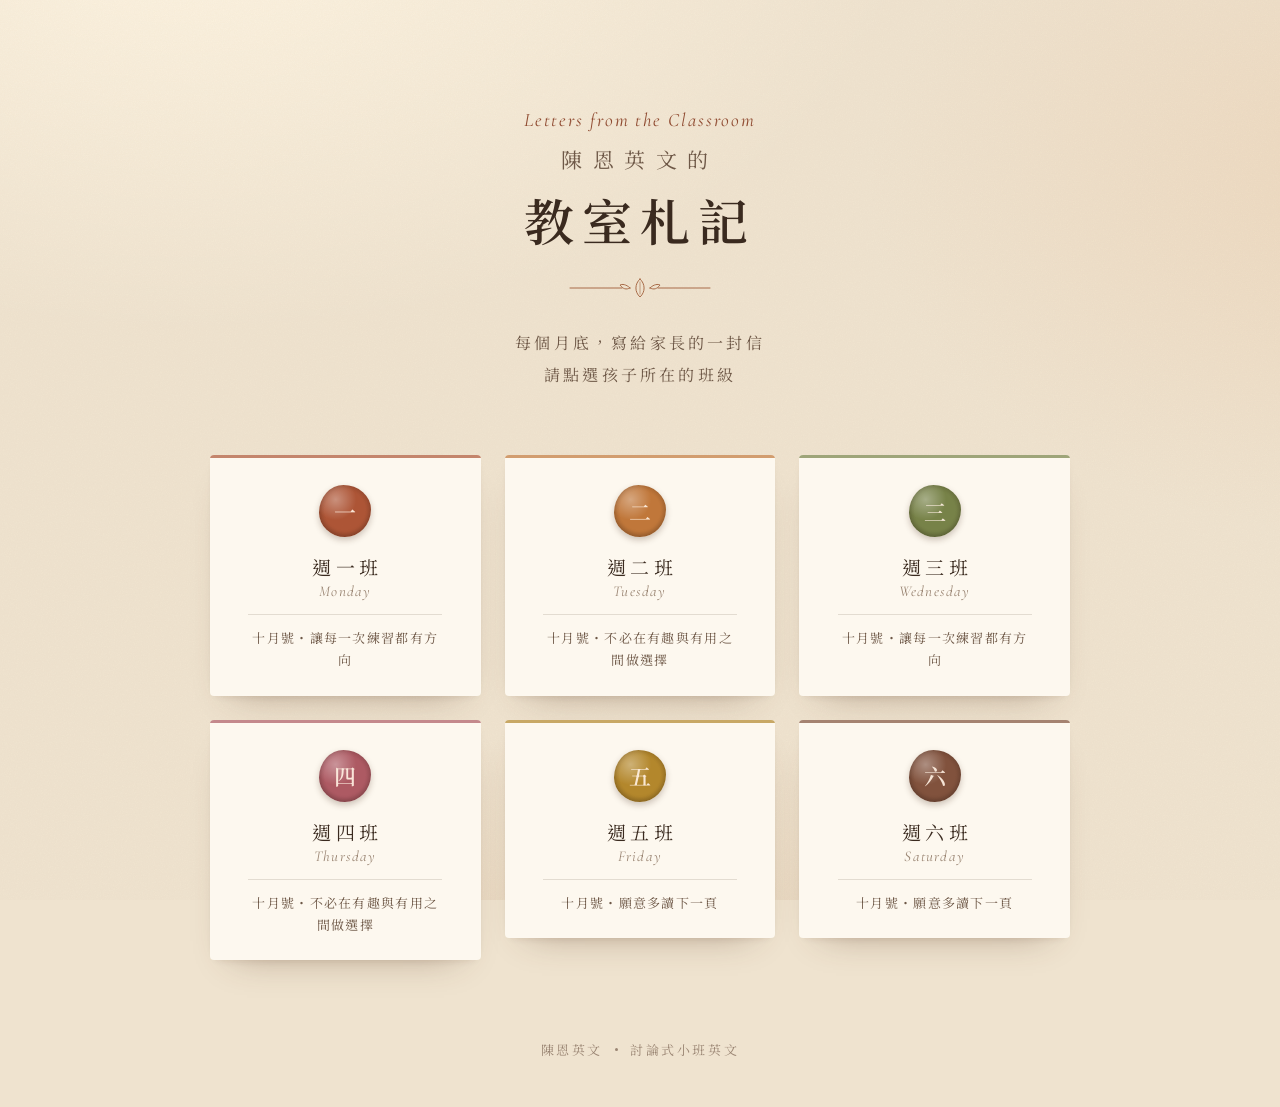
<file: index.html>
<!DOCTYPE html>
<html lang="zh-Hant-TW">
<head>
  <meta charset="utf-8">
  <meta name="viewport" content="width=device-width, initial-scale=1, viewport-fit=cover">
  <title>陳恩英文的教室札記</title>
  <meta name="description" content="陳恩英文討論式小班，每個月底寫給家長的一封信。">
  <meta name="theme-color" content="#efe3cf">
  <meta property="og:type" content="website">
  <meta property="og:site_name" content="陳恩英文的教室札記">
  <meta property="og:title" content="陳恩英文的教室札記">
  <meta property="og:description" content="每個月底，寫給家長的一封信。">
  <meta property="og:image" content="https://drickchen.github.io/iansnewsletter/assets/og.png">
  <link rel="icon" href="assets/favicon.svg" type="image/svg+xml">
  <link rel="preconnect" href="https://fonts.googleapis.com">
  <link rel="preconnect" href="https://fonts.gstatic.com" crossorigin>
  <link rel="stylesheet" href="https://fonts.googleapis.com/css2?family=Cormorant+Garamond:ital,wght@0,500;1,400;1,500&family=Noto+Serif+TC:wght@400;500;600&display=swap">
  <link rel="stylesheet" href="assets/style.css">
</head>
<body>
  <div class="page">
    <main class="home">
      <p class="home-kicker">Letters from the Classroom</p>
      <h1 class="home-title"><small>陳恩英文的</small>教室札記</h1>
      <div class="paper-ornament" aria-hidden="true" id="orn"></div>
      <p class="home-sub">每個月底，寫給家長的一封信<br>請點選孩子所在的班級</p>
      <ul class="class-grid" id="grid"></ul>
    </main>
    <footer class="site-foot"><span>陳恩英文</span><i></i><span>討論式小班英文</span></footer>
  </div>
  <script src="assets/common.js"></script>
  <script>
    (function () {
      var grid = document.getElementById('grid');
      document.getElementById('orn').innerHTML = CE.SPRIG;
      grid.innerHTML = CE.CLASSES.map(function (c, i) {
        return '<li><a class="class-card" href="' + c.slug + '/" style="--accent:' + c.color + ';animation-delay:' + (0.6 + i * 0.09) + 's">' +
          '<span class="cc-seal">' + c.day + '</span>' +
          '<span class="cc-name">' + c.name + '</span>' +
          '<span class="cc-en">' + c.en + '</span>' +
          '<span class="cc-latest" id="latest-' + c.slug + '">　</span>' +
          '</a></li>';
      }).join('');
      CE.CLASSES.forEach(function (c) {
        fetch('data/' + c.slug + '.json?t=' + Date.now(), { cache: 'no-store' })
          .then(function (r) { return r.json(); })
          .then(function (d) {
            var L = CE.sortLetters(d.letters)[0];
            document.getElementById('latest-' + c.slug).textContent = L ? CE.monthOnlyCN(L.month) + '號・' + (L.title || '') : '第一封信，月底寄出';
          })
          .catch(function () {});
      });
    })();
  </script>
</body>
</html>
</file>
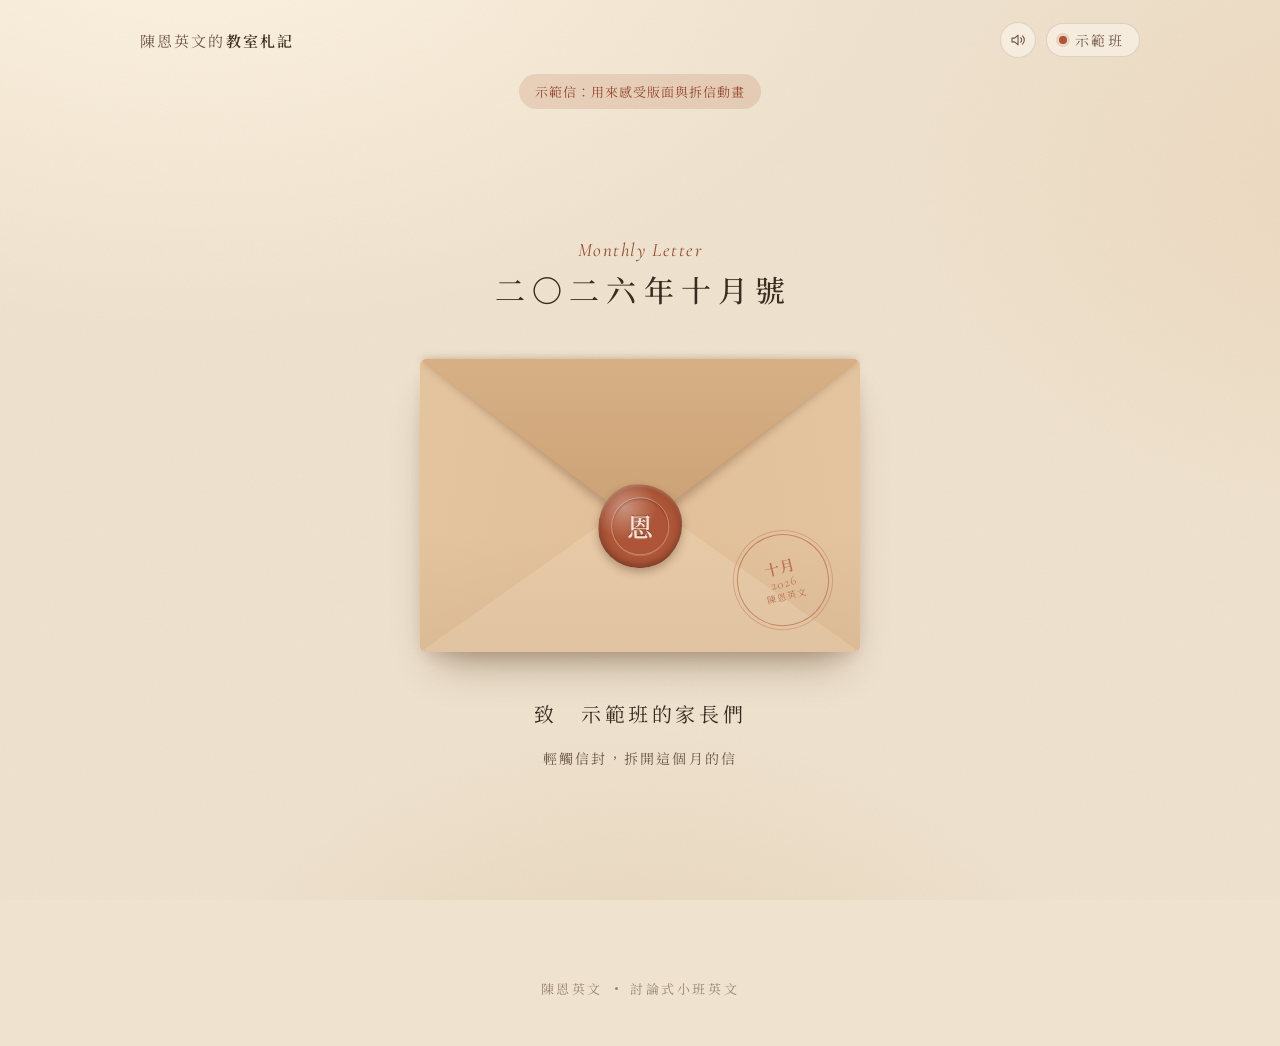
<file: demo/index.html>
<!DOCTYPE html>
<html lang="zh-Hant-TW">
<head>
  <meta charset="utf-8">
  <meta name="viewport" content="width=device-width, initial-scale=1, viewport-fit=cover">
  <title>示範信｜陳恩英文的教室札記</title>
  <meta name="description" content="陳恩英文示範信，每個月底寫給家長的一封信。">
  <meta name="theme-color" content="#efe3cf">
  <meta name="robots" content="noindex">
  <meta property="og:type" content="article">
  <meta property="og:site_name" content="陳恩英文的教室札記">
  <meta property="og:title" content="示範信｜陳恩英文的教室札記">
  <meta property="og:description" content="這個月的信寄到了，輕觸信封就能拆開。">
  <meta property="og:image" content="https://drickchen.github.io/iansnewsletter/assets/og.png">
  <link rel="icon" href="../assets/favicon.svg" type="image/svg+xml">
  <link rel="preconnect" href="https://fonts.googleapis.com">
  <link rel="preconnect" href="https://fonts.gstatic.com" crossorigin>
  <link rel="stylesheet" href="https://fonts.googleapis.com/css2?family=Cormorant+Garamond:ital,wght@0,500;1,400;1,500&family=Noto+Serif+TC:wght@400;500;600&display=swap">
  <link rel="stylesheet" href="../assets/style.css">
</head>
<body data-class="demo" data-root="../">
  <div id="app"></div>
  <noscript><p style="text-align:center;padding:40px">請開啟瀏覽器的 JavaScript 來閱讀這封信。</p></noscript>
  <script src="../assets/common.js"></script>
  <script src="../assets/letter.js"></script>
</body>
</html>
</file>
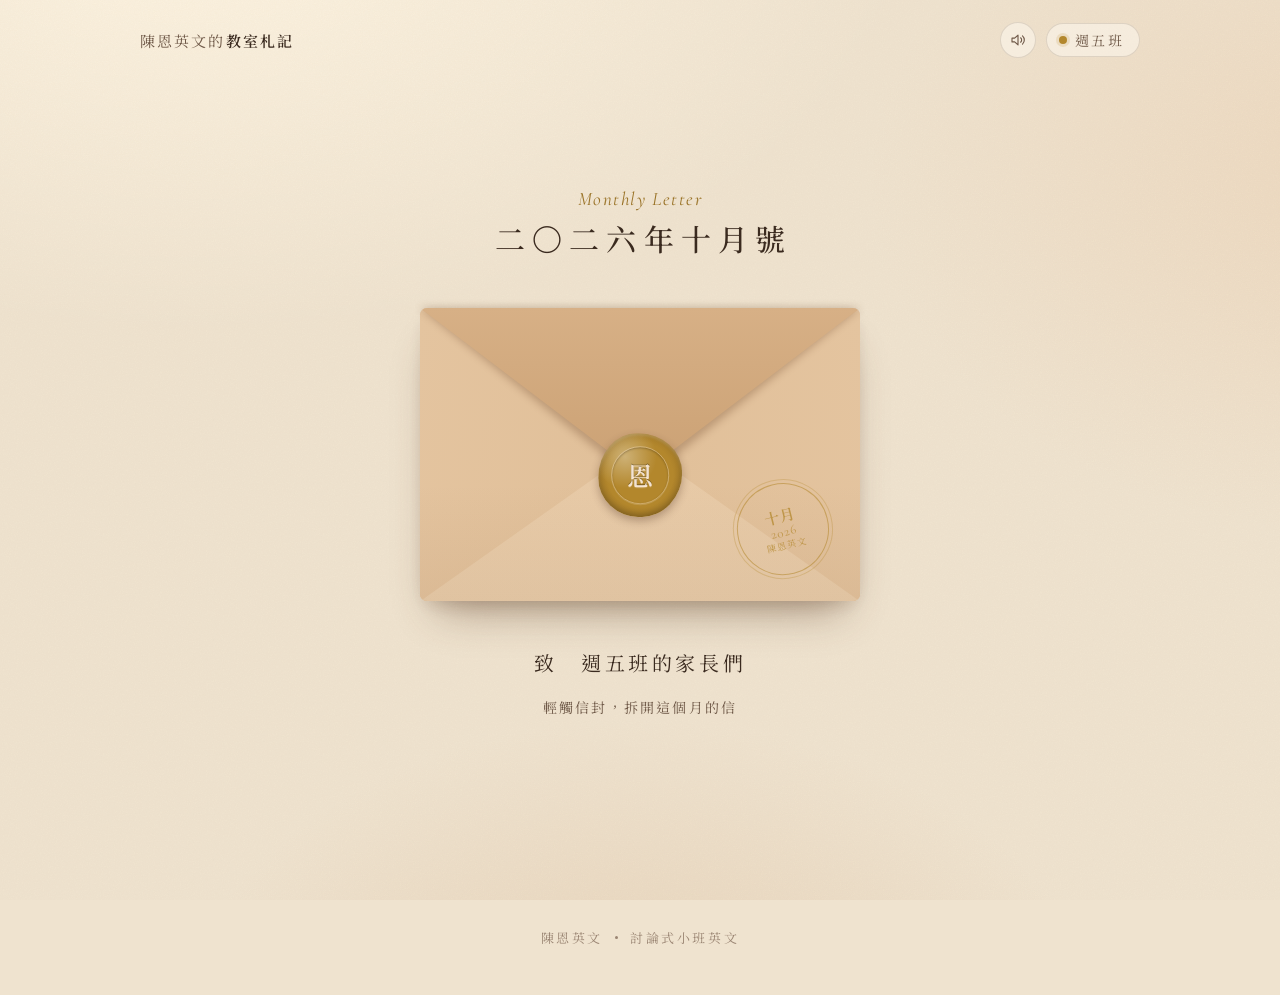
<file: friday/index.html>
<!DOCTYPE html>
<html lang="zh-Hant-TW">
<head>
  <meta charset="utf-8">
  <meta name="viewport" content="width=device-width, initial-scale=1, viewport-fit=cover">
  <title>週五班｜陳恩英文的教室札記</title>
  <meta name="description" content="陳恩英文週五班，每個月底寫給家長的一封信。">
  <meta name="theme-color" content="#efe3cf">
  <meta property="og:type" content="article">
  <meta property="og:site_name" content="陳恩英文的教室札記">
  <meta property="og:title" content="週五班｜陳恩英文的教室札記">
  <meta property="og:description" content="這個月的信寄到了，輕觸信封就能拆開。">
  <meta property="og:image" content="https://drickchen.github.io/iansnewsletter/assets/og.png">
  <link rel="icon" href="../assets/favicon.svg" type="image/svg+xml">
  <link rel="preconnect" href="https://fonts.googleapis.com">
  <link rel="preconnect" href="https://fonts.gstatic.com" crossorigin>
  <link rel="stylesheet" href="https://fonts.googleapis.com/css2?family=Cormorant+Garamond:ital,wght@0,500;1,400;1,500&family=Noto+Serif+TC:wght@400;500;600&display=swap">
  <link rel="stylesheet" href="../assets/style.css">
</head>
<body data-class="friday" data-root="../">
  <div id="app"></div>
  <noscript><p style="text-align:center;padding:40px">請開啟瀏覽器的 JavaScript 來閱讀這封信。</p></noscript>
  <script src="../assets/common.js"></script>
  <script src="../assets/letter.js"></script>
</body>
</html>
</file>
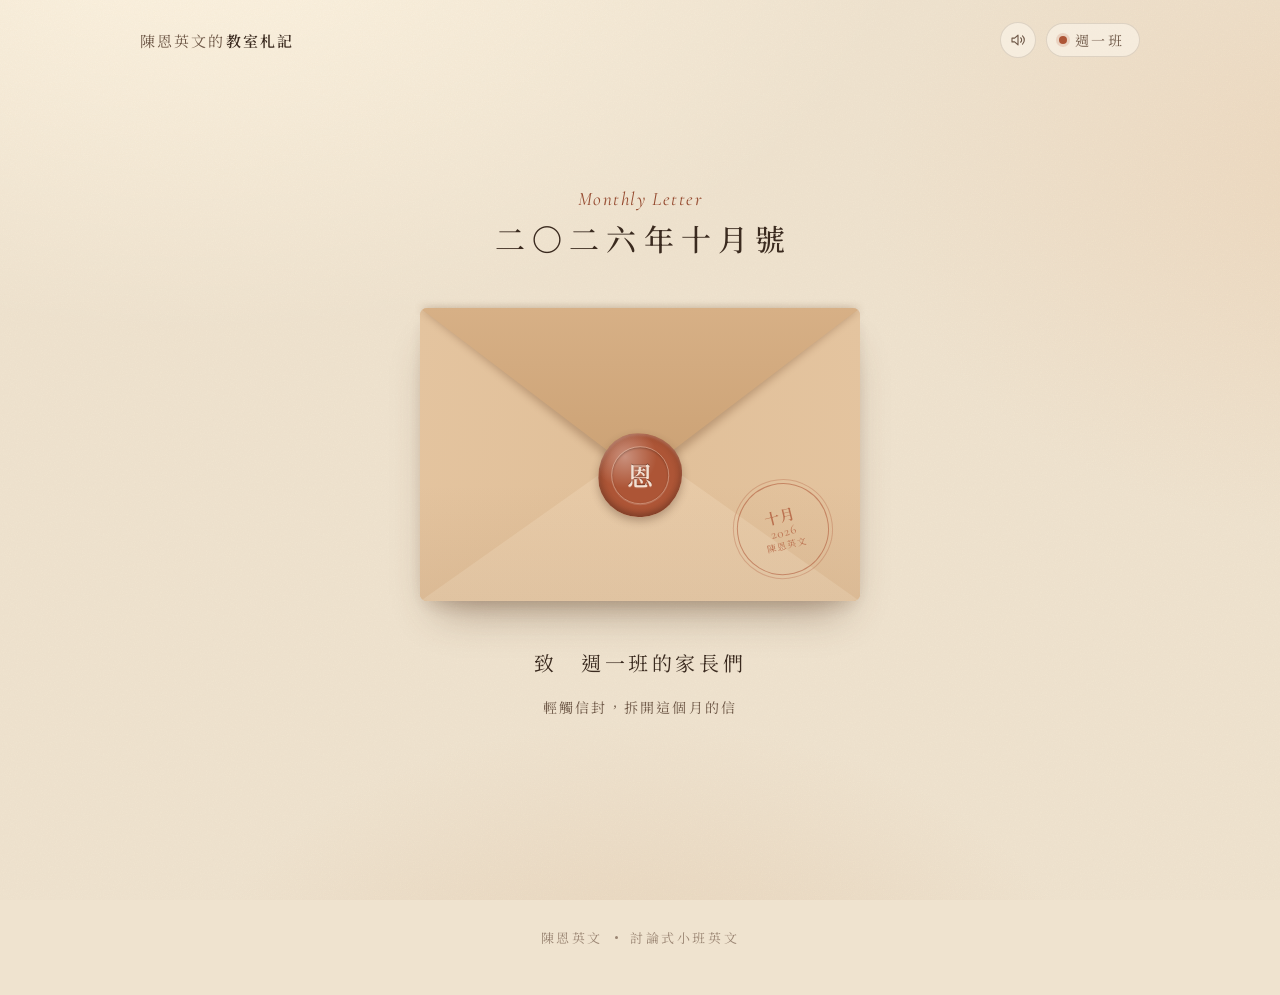
<file: monday/index.html>
<!DOCTYPE html>
<html lang="zh-Hant-TW">
<head>
  <meta charset="utf-8">
  <meta name="viewport" content="width=device-width, initial-scale=1, viewport-fit=cover">
  <title>週一班｜陳恩英文的教室札記</title>
  <meta name="description" content="陳恩英文週一班，每個月底寫給家長的一封信。">
  <meta name="theme-color" content="#efe3cf">
  <meta property="og:type" content="article">
  <meta property="og:site_name" content="陳恩英文的教室札記">
  <meta property="og:title" content="週一班｜陳恩英文的教室札記">
  <meta property="og:description" content="這個月的信寄到了，輕觸信封就能拆開。">
  <meta property="og:image" content="https://drickchen.github.io/iansnewsletter/assets/og.png">
  <link rel="icon" href="../assets/favicon.svg" type="image/svg+xml">
  <link rel="preconnect" href="https://fonts.googleapis.com">
  <link rel="preconnect" href="https://fonts.gstatic.com" crossorigin>
  <link rel="stylesheet" href="https://fonts.googleapis.com/css2?family=Cormorant+Garamond:ital,wght@0,500;1,400;1,500&family=Noto+Serif+TC:wght@400;500;600&display=swap">
  <link rel="stylesheet" href="../assets/style.css">
</head>
<body data-class="monday" data-root="../">
  <div id="app"></div>
  <noscript><p style="text-align:center;padding:40px">請開啟瀏覽器的 JavaScript 來閱讀這封信。</p></noscript>
  <script src="../assets/common.js"></script>
  <script src="../assets/letter.js"></script>
</body>
</html>
</file>
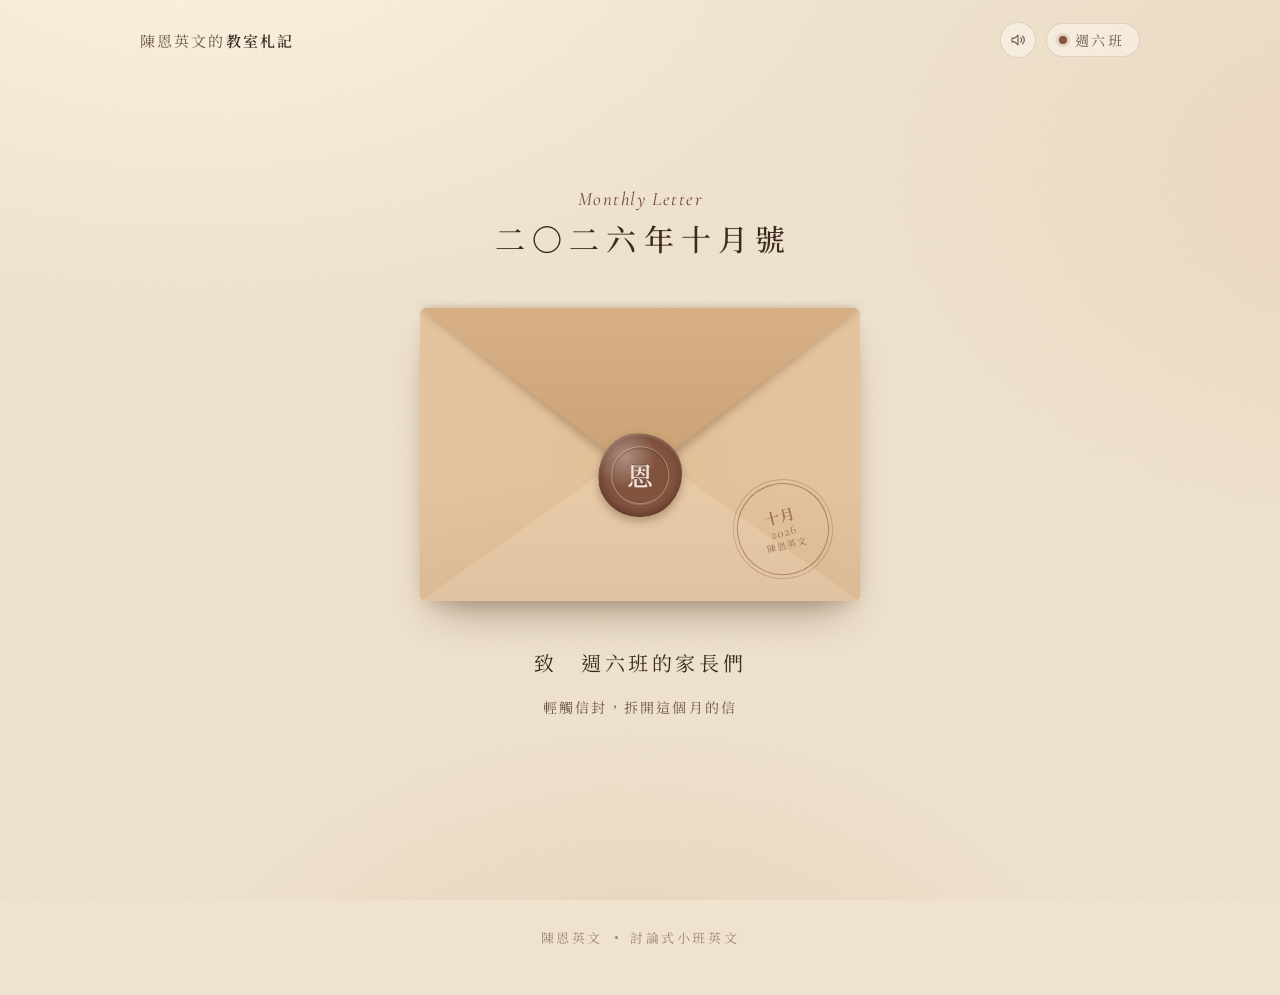
<file: saturday/index.html>
<!DOCTYPE html>
<html lang="zh-Hant-TW">
<head>
  <meta charset="utf-8">
  <meta name="viewport" content="width=device-width, initial-scale=1, viewport-fit=cover">
  <title>週六班｜陳恩英文的教室札記</title>
  <meta name="description" content="陳恩英文週六班，每個月底寫給家長的一封信。">
  <meta name="theme-color" content="#efe3cf">
  <meta property="og:type" content="article">
  <meta property="og:site_name" content="陳恩英文的教室札記">
  <meta property="og:title" content="週六班｜陳恩英文的教室札記">
  <meta property="og:description" content="這個月的信寄到了，輕觸信封就能拆開。">
  <meta property="og:image" content="https://drickchen.github.io/iansnewsletter/assets/og.png">
  <link rel="icon" href="../assets/favicon.svg" type="image/svg+xml">
  <link rel="preconnect" href="https://fonts.googleapis.com">
  <link rel="preconnect" href="https://fonts.gstatic.com" crossorigin>
  <link rel="stylesheet" href="https://fonts.googleapis.com/css2?family=Cormorant+Garamond:ital,wght@0,500;1,400;1,500&family=Noto+Serif+TC:wght@400;500;600&display=swap">
  <link rel="stylesheet" href="../assets/style.css">
</head>
<body data-class="saturday" data-root="../">
  <div id="app"></div>
  <noscript><p style="text-align:center;padding:40px">請開啟瀏覽器的 JavaScript 來閱讀這封信。</p></noscript>
  <script src="../assets/common.js"></script>
  <script src="../assets/letter.js"></script>
</body>
</html>
</file>
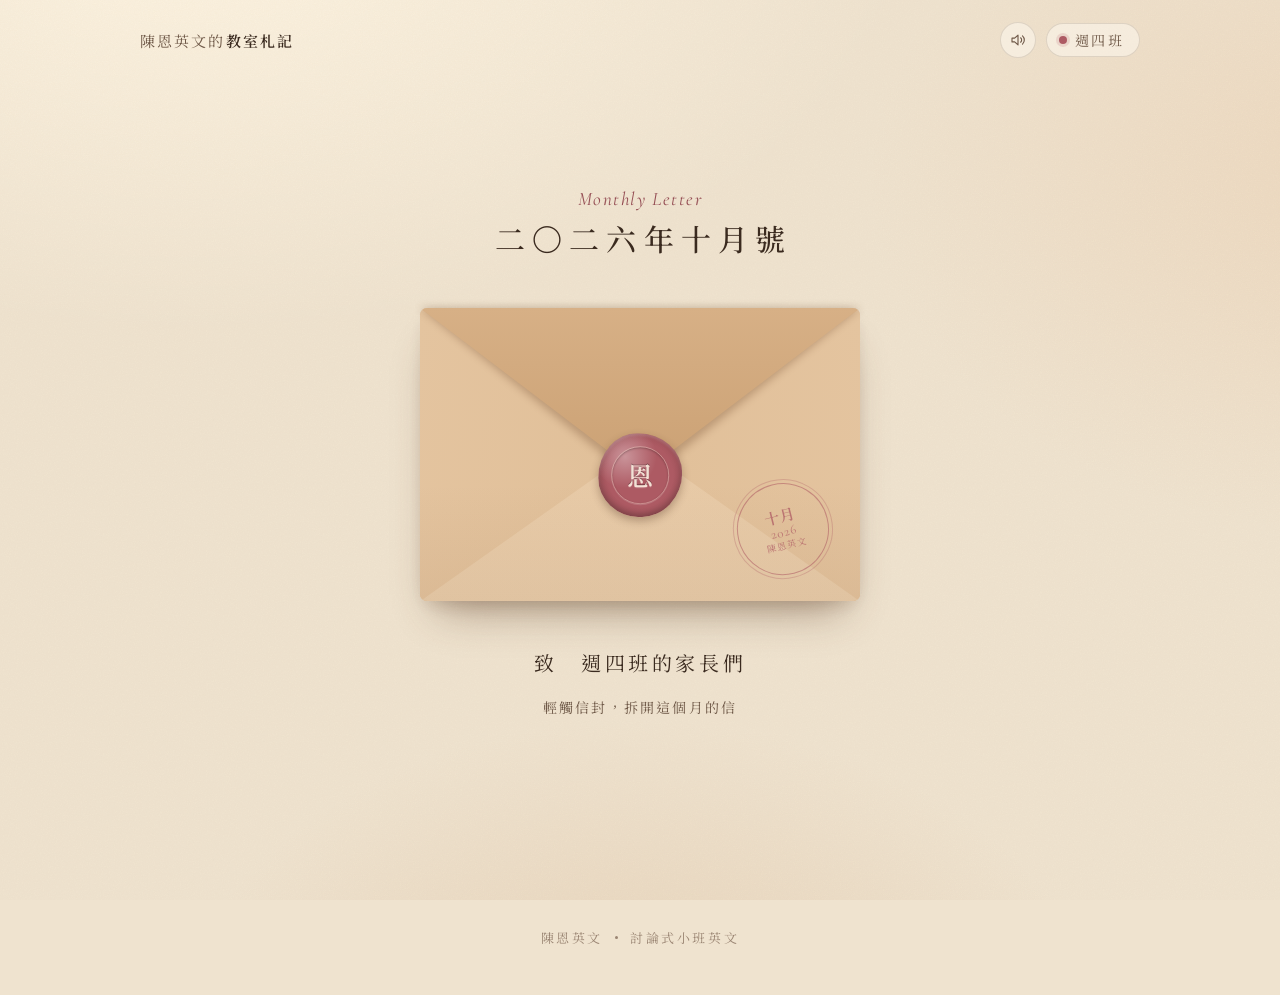
<file: thursday/index.html>
<!DOCTYPE html>
<html lang="zh-Hant-TW">
<head>
  <meta charset="utf-8">
  <meta name="viewport" content="width=device-width, initial-scale=1, viewport-fit=cover">
  <title>週四班｜陳恩英文的教室札記</title>
  <meta name="description" content="陳恩英文週四班，每個月底寫給家長的一封信。">
  <meta name="theme-color" content="#efe3cf">
  <meta property="og:type" content="article">
  <meta property="og:site_name" content="陳恩英文的教室札記">
  <meta property="og:title" content="週四班｜陳恩英文的教室札記">
  <meta property="og:description" content="這個月的信寄到了，輕觸信封就能拆開。">
  <meta property="og:image" content="https://drickchen.github.io/iansnewsletter/assets/og.png">
  <link rel="icon" href="../assets/favicon.svg" type="image/svg+xml">
  <link rel="preconnect" href="https://fonts.googleapis.com">
  <link rel="preconnect" href="https://fonts.gstatic.com" crossorigin>
  <link rel="stylesheet" href="https://fonts.googleapis.com/css2?family=Cormorant+Garamond:ital,wght@0,500;1,400;1,500&family=Noto+Serif+TC:wght@400;500;600&display=swap">
  <link rel="stylesheet" href="../assets/style.css">
</head>
<body data-class="thursday" data-root="../">
  <div id="app"></div>
  <noscript><p style="text-align:center;padding:40px">請開啟瀏覽器的 JavaScript 來閱讀這封信。</p></noscript>
  <script src="../assets/common.js"></script>
  <script src="../assets/letter.js"></script>
</body>
</html>
</file>
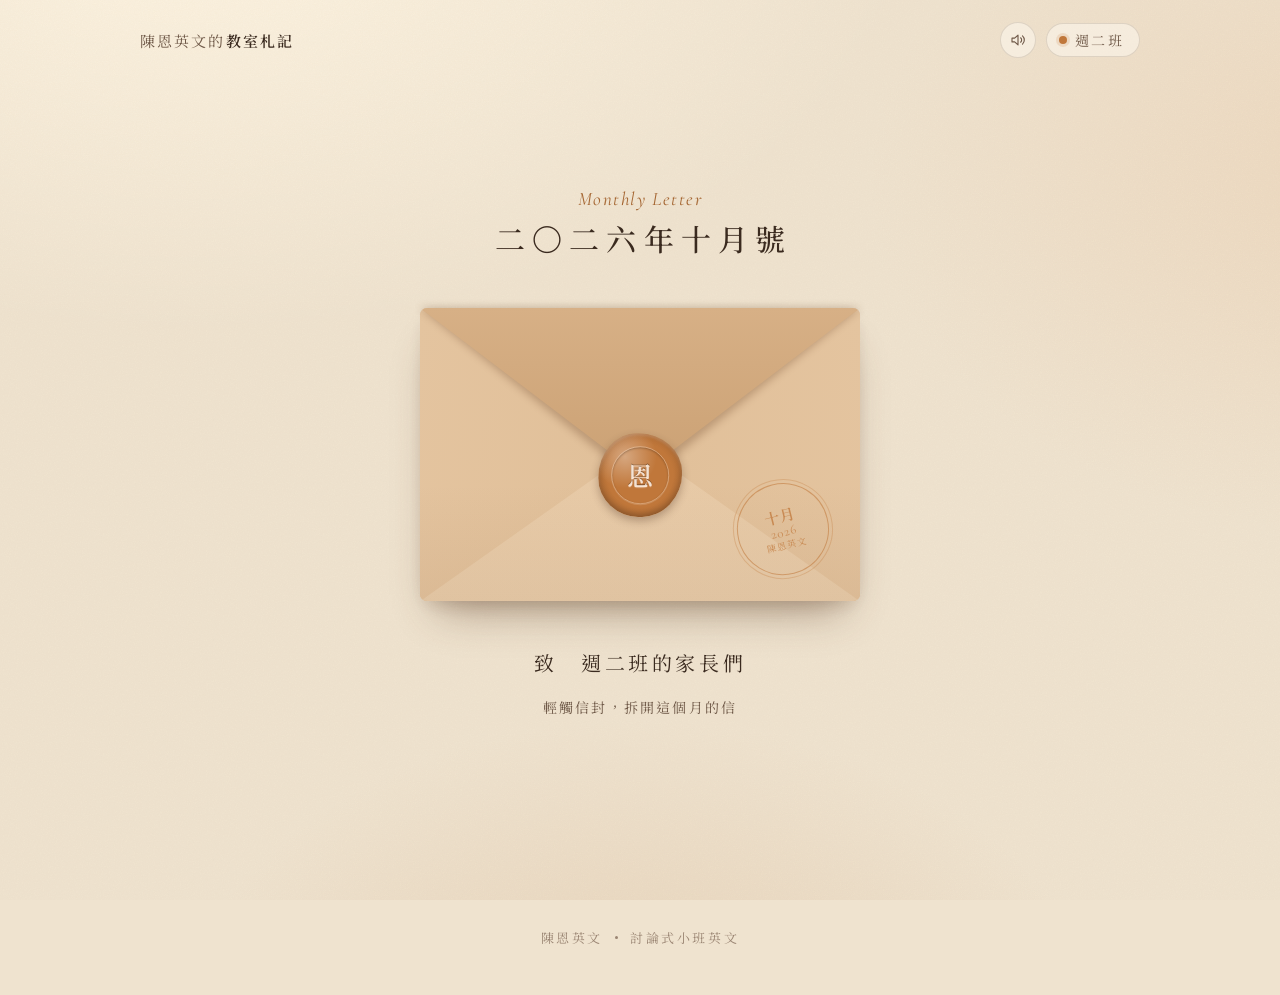
<file: tuesday/index.html>
<!DOCTYPE html>
<html lang="zh-Hant-TW">
<head>
  <meta charset="utf-8">
  <meta name="viewport" content="width=device-width, initial-scale=1, viewport-fit=cover">
  <title>週二班｜陳恩英文的教室札記</title>
  <meta name="description" content="陳恩英文週二班，每個月底寫給家長的一封信。">
  <meta name="theme-color" content="#efe3cf">
  <meta property="og:type" content="article">
  <meta property="og:site_name" content="陳恩英文的教室札記">
  <meta property="og:title" content="週二班｜陳恩英文的教室札記">
  <meta property="og:description" content="這個月的信寄到了，輕觸信封就能拆開。">
  <meta property="og:image" content="https://drickchen.github.io/iansnewsletter/assets/og.png">
  <link rel="icon" href="../assets/favicon.svg" type="image/svg+xml">
  <link rel="preconnect" href="https://fonts.googleapis.com">
  <link rel="preconnect" href="https://fonts.gstatic.com" crossorigin>
  <link rel="stylesheet" href="https://fonts.googleapis.com/css2?family=Cormorant+Garamond:ital,wght@0,500;1,400;1,500&family=Noto+Serif+TC:wght@400;500;600&display=swap">
  <link rel="stylesheet" href="../assets/style.css">
</head>
<body data-class="tuesday" data-root="../">
  <div id="app"></div>
  <noscript><p style="text-align:center;padding:40px">請開啟瀏覽器的 JavaScript 來閱讀這封信。</p></noscript>
  <script src="../assets/common.js"></script>
  <script src="../assets/letter.js"></script>
</body>
</html>
</file>
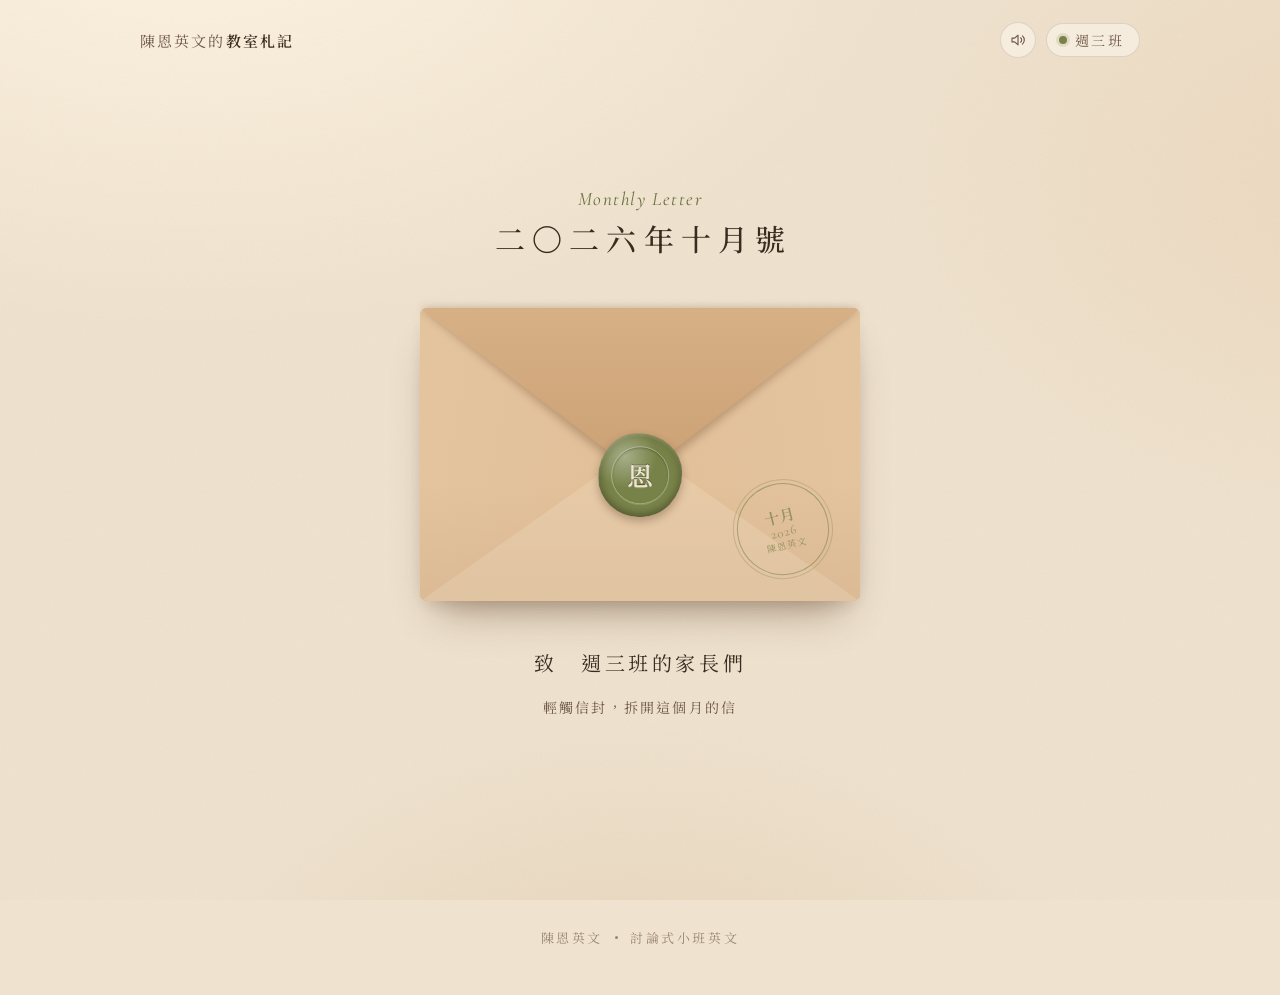
<file: wednesday/index.html>
<!DOCTYPE html>
<html lang="zh-Hant-TW">
<head>
  <meta charset="utf-8">
  <meta name="viewport" content="width=device-width, initial-scale=1, viewport-fit=cover">
  <title>週三班｜陳恩英文的教室札記</title>
  <meta name="description" content="陳恩英文週三班，每個月底寫給家長的一封信。">
  <meta name="theme-color" content="#efe3cf">
  <meta property="og:type" content="article">
  <meta property="og:site_name" content="陳恩英文的教室札記">
  <meta property="og:title" content="週三班｜陳恩英文的教室札記">
  <meta property="og:description" content="這個月的信寄到了，輕觸信封就能拆開。">
  <meta property="og:image" content="https://drickchen.github.io/iansnewsletter/assets/og.png">
  <link rel="icon" href="../assets/favicon.svg" type="image/svg+xml">
  <link rel="preconnect" href="https://fonts.googleapis.com">
  <link rel="preconnect" href="https://fonts.gstatic.com" crossorigin>
  <link rel="stylesheet" href="https://fonts.googleapis.com/css2?family=Cormorant+Garamond:ital,wght@0,500;1,400;1,500&family=Noto+Serif+TC:wght@400;500;600&display=swap">
  <link rel="stylesheet" href="../assets/style.css">
</head>
<body data-class="wednesday" data-root="../">
  <div id="app"></div>
  <noscript><p style="text-align:center;padding:40px">請開啟瀏覽器的 JavaScript 來閱讀這封信。</p></noscript>
  <script src="../assets/common.js"></script>
  <script src="../assets/letter.js"></script>
</body>
</html>
</file>
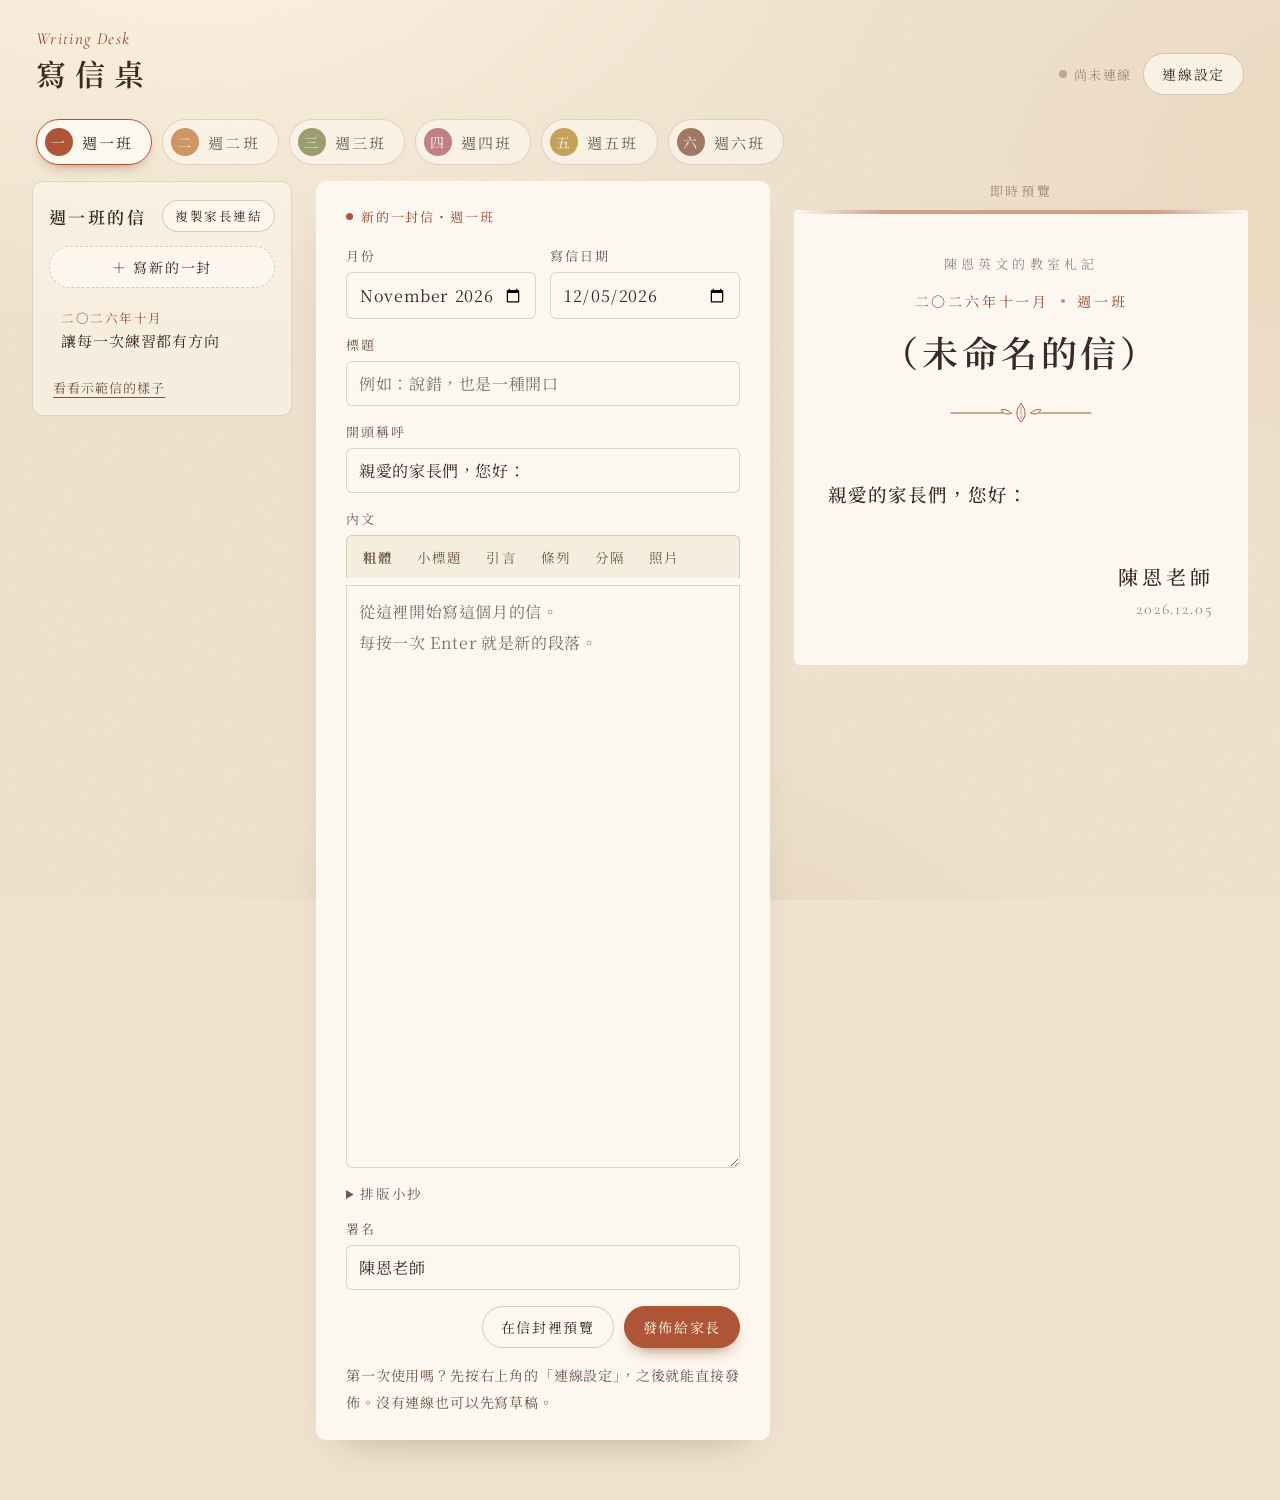
<file: admin.html>
<!DOCTYPE html>
<html lang="zh-Hant-TW">
<head>
  <meta charset="utf-8">
  <meta name="viewport" content="width=device-width, initial-scale=1, viewport-fit=cover">
  <title>寫信桌｜陳恩英文的教室札記</title>
  <meta name="robots" content="noindex, nofollow">
  <meta name="theme-color" content="#efe3cf">
  <link rel="icon" href="assets/favicon.svg" type="image/svg+xml">
  <link rel="preconnect" href="https://fonts.googleapis.com">
  <link rel="preconnect" href="https://fonts.gstatic.com" crossorigin>
  <link rel="stylesheet" href="https://fonts.googleapis.com/css2?family=Cormorant+Garamond:ital,wght@0,500;1,400;1,500&family=Noto+Serif+TC:wght@400;500;600&display=swap">
  <link rel="stylesheet" href="assets/style.css">
  <link rel="stylesheet" href="assets/admin.css">
</head>
<body class="admin">
  <div class="page">
    <header class="adm-head">
      <div>
        <p class="adm-kicker">Writing Desk</p>
        <h1>寫信桌</h1>
      </div>
      <div class="adm-head-actions">
        <span class="conn" id="connState">尚未連線</span>
        <button type="button" class="btn" id="settingsBtn">連線設定</button>
      </div>
    </header>

    <nav class="adm-classes" id="classTabs" aria-label="選擇班級"></nav>

    <div class="adm-layout">
      <aside class="adm-side">
        <div class="side-head">
          <h2 id="sideTitle">週一班的信</h2>
          <button type="button" class="btn btn-small" id="copyLink">複製家長連結</button>
        </div>
        <button type="button" class="btn btn-new" id="newBtn">＋ 寫新的一封</button>
        <ol class="letter-list" id="letterList"></ol>
        <p class="side-note"><a href="demo/" target="_blank" rel="noopener">看看示範信的樣子</a></p>
      </aside>

      <section class="adm-editor">
        <div class="ed-switch" role="tablist">
          <button type="button" data-view="write" aria-selected="true">撰寫</button>
          <button type="button" data-view="preview" aria-selected="false">預覽</button>
        </div>

        <div class="ed-panes" id="panes" data-view="write">
          <form class="ed-form" id="form" autocomplete="off">
            <p class="ed-state" id="edState"></p>

            <div class="row2">
              <label class="field"><span>月份</span><input type="month" id="fMonth" required></label>
              <label class="field"><span>寫信日期</span><input type="date" id="fDate"></label>
            </div>
            <label class="field"><span>標題</span><input type="text" id="fTitle" placeholder="例如：說錯，也是一種開口" required></label>
            <label class="field"><span>開頭稱呼</span><input type="text" id="fGreeting"></label>

            <div class="field">
              <span>內文</span>
              <div class="toolbar" id="toolbar">
                <button type="button" data-md="bold" title="粗體（重點畫線）"><b>粗體</b></button>
                <button type="button" data-md="h2" title="小標題">小標題</button>
                <button type="button" data-md="quote" title="引言">引言</button>
                <button type="button" data-md="list" title="條列">條列</button>
                <button type="button" data-md="hr" title="分隔">分隔</button>
                <button type="button" data-md="image" title="插入照片">照片</button>
              </div>
              <textarea id="fBody" rows="18" placeholder="從這裡開始寫這個月的信。&#10;每按一次 Enter 就是新的段落。" required></textarea>
              <details class="cheat">
                <summary>排版小抄</summary>
                <ul>
                  <li>每一行就是一個段落，不用空行也可以。</li>
                  <li><code>## 這個月我們讀了什麼</code>：小標題</li>
                  <li><code>**重點**</code>：粗體，會加上淡淡的螢光筆效果</li>
                  <li><code>&gt; 孩子說的一句話</code>：引言框</li>
                  <li><code>- 項目</code> 或 <code>1. 項目</code>：條列</li>
                  <li><code>---</code>：段落之間的分隔點點</li>
                  <li><code>![照片說明](images/…)</code>：照片，用上方「照片」按鈕會自動上傳並插入</li>
                </ul>
              </details>
            </div>

            <label class="field"><span>署名</span><input type="text" id="fSignature"></label>

            <div class="ed-actions">
              <button type="button" class="btn" id="previewBtn">在信封裡預覽</button>
              <button type="submit" class="btn btn-primary" id="publishBtn">發佈給家長</button>
            </div>
            <p class="status" id="status" role="status" aria-live="polite"></p>
            <button type="button" class="btn-text danger" id="deleteBtn" hidden>刪除這封信</button>
          </form>

          <div class="ed-preview">
            <p class="pv-label">即時預覽</p>
            <article class="paper is-static" id="preview"></article>
          </div>
        </div>
      </section>
    </div>
  </div>

  <dialog class="dlg" id="settingsDlg">
    <form method="dialog" class="dlg-inner" id="settingsForm">
      <h2>連線設定</h2>
      <p class="dlg-lead">寫信桌透過 GitHub 直接把信放上網站。第一次使用時，請建立一把只能修改這個網站的「鑰匙」（Token），貼在下面，之後就不用再設定了。</p>
      <ol class="dlg-steps">
        <li>打開 <a href="https://github.com/settings/personal-access-tokens/new" target="_blank" rel="noopener">GitHub 建立 Fine-grained token 的頁面</a>。</li>
        <li>Token name 隨意取，例如「教室札記」；Expiration 可以選一年。</li>
        <li>Repository access 選 <b>Only select repositories</b>，勾選 <b id="repoNameHint">iansnewsletter</b>。</li>
        <li>Permissions 裡找到 <b>Contents</b>，設為 <b>Read and write</b>。</li>
        <li>按下 Generate token，把那串以 <code>github_pat_</code> 開頭的文字複製貼到這裡。</li>
      </ol>
      <label class="field"><span>Token</span><input type="password" id="sToken" placeholder="github_pat_…" spellcheck="false" autocomplete="off"></label>
      <div class="row2">
        <label class="field"><span>網站儲存庫</span><input type="text" id="sRepo" spellcheck="false"></label>
        <label class="field"><span>分支</span><input type="text" id="sBranch" placeholder="留白會自動偵測" spellcheck="false"></label>
      </div>
      <p class="dlg-note">Token 只會存在這台裝置的瀏覽器裡，不會出現在網站上。換手機或電腦寫信時，需要再貼一次。</p>
      <p class="status" id="sStatus" role="status"></p>
      <div class="dlg-actions">
        <button type="button" class="btn-text danger" id="sClear">清除這台裝置的 Token</button>
        <span class="spacer"></span>
        <button type="button" class="btn" id="sCancel">關閉</button>
        <button type="button" class="btn btn-primary" id="sSave">儲存並連線</button>
      </div>
    </form>
  </dialog>

  <input type="file" id="imgInput" accept="image/*" hidden>

  <script src="assets/common.js"></script>
  <script src="assets/admin.js"></script>
</body>
</html>
</file>
<file: assets/style.css>
/* 陳恩英文的教室札記 */
:root {
  --accent: #ad5536;
  --bg: #efe3cf;
  --bg-deep: #e6d5ba;
  --paper: #fdf8ef;
  --paper-edge: #f2e7d3;
  --ink: #3a2a1f;
  --ink-soft: #6e5847;
  --ink-faint: #9a8573;
  --line: rgba(74, 50, 33, .14);
  --kraft-1: #d9b58b;
  --kraft-2: #cfa679;
  --kraft-3: #e4c49f;
  --kraft-4: #e9cdab;
  --kraft-5: #ddbb93;
  --serif: "Noto Serif TC", "Source Han Serif TC", "Songti TC", "PMingLiU", "MingLiU", serif;
  --latin: "Cormorant Garamond", "Noto Serif TC", Georgia, serif;
  --accent-soft: color-mix(in srgb, var(--accent) 16%, transparent);
  --accent-ink: color-mix(in srgb, var(--accent) 82%, #2a1a10);
}

*, *::before, *::after { box-sizing: border-box; }
html { -webkit-text-size-adjust: 100%; text-size-adjust: 100%; }
body {
  margin: 0;
  min-height: 100vh;
  font-family: var(--serif);
  color: var(--ink);
  background-color: var(--bg);
  background-image:
    radial-gradient(1200px 700px at 15% -10%, rgba(255, 246, 228, .9), transparent 60%),
    radial-gradient(900px 600px at 110% 20%, rgba(232, 196, 160, .35), transparent 60%),
    radial-gradient(800px 600px at 50% 120%, rgba(214, 178, 140, .35), transparent 60%);
  background-attachment: fixed;
  -webkit-font-smoothing: antialiased;
  font-feature-settings: "palt" 0;
}
body::before {
  /* 紙張紋理 */
  content: "";
  position: fixed;
  inset: 0;
  pointer-events: none;
  z-index: 0;
  opacity: .5;
  background-image: url("data:image/svg+xml,%3Csvg xmlns='http://www.w3.org/2000/svg' width='220' height='220'%3E%3Cfilter id='n'%3E%3CfeTurbulence type='fractalNoise' baseFrequency='.85' numOctaves='3' stitchTiles='stitch'/%3E%3CfeColorMatrix values='0 0 0 0 .35 0 0 0 0 .25 0 0 0 0 .15 0 0 0 .07 0'/%3E%3C/filter%3E%3Crect width='100%25' height='100%25' filter='url(%23n)'/%3E%3C/svg%3E");
}
#app, .page { position: relative; z-index: 1; }
a { color: inherit; }
button { font-family: inherit; }
[hidden] { display: none !important; }

/* ---------- 頁首 ---------- */
.masthead {
  display: flex;
  align-items: center;
  justify-content: space-between;
  gap: 16px;
  max-width: 1080px;
  margin: 0 auto;
  padding: 22px clamp(18px, 5vw, 40px) 0;
}
.brand {
  text-decoration: none;
  font-size: 15px;
  letter-spacing: .14em;
  color: var(--ink-soft);
}
.brand b { font-weight: 600; color: var(--ink); }
.masthead-class {
  display: inline-flex;
  align-items: center;
  gap: 8px;
  font-size: 14px;
  letter-spacing: .2em;
  color: var(--ink-soft);
  padding: 6px 14px 6px 12px;
  border: 1px solid var(--line);
  border-radius: 999px;
  background: rgba(253, 248, 239, .55);
}
.masthead-right { display: inline-flex; align-items: center; gap: 10px; }
.sound-toggle {
  display: grid; place-items: center;
  width: 36px; height: 36px;
  padding: 0;
  border: 1px solid var(--line);
  border-radius: 50%;
  background: rgba(253, 248, 239, .55);
  color: var(--ink-soft);
  cursor: pointer;
  transition: color .3s, background .3s;
  -webkit-tap-highlight-color: transparent;
}
.sound-toggle:hover { color: var(--accent-ink); background: var(--paper); }
.sound-toggle .mute { display: none; }
.sound-toggle.is-off { color: var(--ink-faint); }
.sound-toggle.is-off .wave { display: none; }
.sound-toggle.is-off .mute { display: inline; }
.masthead-class i {
  width: 8px; height: 8px; border-radius: 50%;
  background: var(--accent);
  box-shadow: 0 0 0 3px var(--accent-soft);
}
.mode-ribbon {
  max-width: 560px;
  margin: 16px auto 0;
  padding: 8px 16px;
  text-align: center;
  font-size: 13px;
  letter-spacing: .08em;
  color: var(--accent-ink);
  background: var(--accent-soft);
  border-radius: 999px;
  width: fit-content;
}

/* ---------- 信封舞台 ---------- */
.stage {
  min-height: calc(100svh - 70px);
  display: flex;
  flex-direction: column;
  align-items: center;
  justify-content: center;
  padding: 32px 20px 64px;
  text-align: center;
}
.stage-kicker {
  margin: 0 0 clamp(28px, 6vh, 48px);
  display: flex;
  flex-direction: column;
  align-items: center;
  gap: 6px;
  transition: opacity .7s ease, transform .7s ease;
  animation: fadeUp 1.1s .1s both;
}
.stage-kicker .en {
  font-family: var(--latin);
  font-style: italic;
  font-size: 19px;
  letter-spacing: .08em;
  color: var(--accent-ink);
}
.stage-kicker .cn {
  font-size: clamp(22px, 5.6vw, 30px);
  letter-spacing: .24em;
  font-weight: 500;
  padding-left: .24em;
}

.envelope {
  position: relative;
  width: min(84vw, 440px);
  aspect-ratio: 3 / 2;
  cursor: pointer;
  perspective: 1400px;
  outline: none;
  transition: transform .6s cubic-bezier(.2, .7, .2, 1), opacity .7s ease;
  animation: envIn 1.2s .2s both;
  -webkit-tap-highlight-color: transparent;
}
.envelope:hover { transform: translateY(-5px) rotate(-.6deg); }
.envelope:focus-visible { outline: 2px dashed var(--accent); outline-offset: 10px; border-radius: 8px; }

.env-back {
  position: absolute; inset: 0;
  border-radius: 7px;
  background: linear-gradient(170deg, var(--kraft-1), var(--kraft-2));
  box-shadow:
    0 1px 0 rgba(255, 255, 255, .3) inset,
    0 26px 40px -18px rgba(86, 54, 30, .45),
    0 8px 18px -8px rgba(86, 54, 30, .25);
}
.env-letter {
  position: absolute;
  left: 5.5%; right: 5.5%; top: 5%; bottom: 7%;
  z-index: 2;
  background: var(--paper);
  border-radius: 3px;
  box-shadow: 0 1px 3px rgba(80, 50, 30, .18);
  padding: 7% 9%;
  display: flex;
  flex-direction: column;
  align-items: center;
  gap: 6px;
  text-align: center;
  transition: transform 1.05s cubic-bezier(.22, .8, .25, 1) 1.05s;
}
.env-letter-brand {
  font-size: clamp(10px, 2.6vw, 12px);
  letter-spacing: .3em;
  color: var(--accent-ink);
}
.env-letter-title {
  font-size: clamp(13px, 3.6vw, 17px);
  font-weight: 600;
  letter-spacing: .12em;
  line-height: 1.5;
  display: -webkit-box;
  -webkit-line-clamp: 2;
  -webkit-box-orient: vertical;
  overflow: hidden;
}
.env-lines {
  display: block;
  width: 100%;
  flex: 1;
  margin-top: 6px;
  background: repeating-linear-gradient(to bottom, transparent 0 13px, var(--line) 13px 14px);
  opacity: .9;
}
.env-pocket { position: absolute; inset: 0; z-index: 3; border-radius: 7px; overflow: hidden; pointer-events: none; }
.env-pocket i { position: absolute; inset: 0; }
.env-pocket .l { background: linear-gradient(100deg, var(--kraft-3), var(--kraft-5)); clip-path: polygon(0 0, 51% 55%, 0 100%); }
.env-pocket .r { background: linear-gradient(260deg, var(--kraft-3), var(--kraft-5)); clip-path: polygon(100% 0, 49% 55%, 100% 100%); }
.env-pocket .b { background: linear-gradient(0deg, var(--kraft-4), var(--kraft-3)); clip-path: polygon(0 100%, 50% 47%, 100% 100%); }
.env-pocket::after {
  content: ""; position: absolute; inset: 0;
  background: linear-gradient(180deg, transparent 60%, rgba(120, 80, 45, .08));
}
.env-flapshadow {
  position: absolute; left: 0; right: 0; top: 0; height: 60%;
  z-index: 4; pointer-events: none;
  filter: blur(4px); opacity: .32;
  transition: opacity .3s ease .3s;
}
.env-flapshadow::before {
  content: ""; position: absolute; inset: 0;
  background: #6d4528;
  clip-path: polygon(0 0, 100% 0, 50% 100%);
}
.env-flap {
  position: absolute; left: 0; right: 0; top: 0; height: 57%;
  z-index: 5;
  transform-origin: 50% 0;
  transform-style: preserve-3d;
  transition: transform .9s cubic-bezier(.45, .05, .2, 1) .35s, z-index 0s linear .8s;
}
.env-flap i {
  position: absolute; inset: 0;
  clip-path: polygon(0 0, 100% 0, 50% 100%);
  backface-visibility: hidden;
  -webkit-backface-visibility: hidden;
  border-radius: 7px 7px 0 0;
}
.env-flap .front { background: linear-gradient(180deg, #d7b086 0%, #cba174 100%); }
.env-flap .back { background: linear-gradient(0deg, #ecd5b5, #e2c39d); transform: rotateX(180deg); }

.env-seal {
  position: absolute;
  left: 50%; top: 57%;
  width: 19%;
  aspect-ratio: 1;
  z-index: 6;
  transform: translate(-50%, -50%);
  border-radius: 47% 53% 50% 50% / 53% 47% 53% 47%;
  background:
    radial-gradient(circle at 32% 28%, rgba(255, 255, 255, .35), transparent 38%),
    radial-gradient(circle at 50% 50%, var(--accent) 0 55%, color-mix(in srgb, var(--accent) 70%, #2a140a) 100%);
  box-shadow:
    0 4px 8px rgba(60, 30, 15, .3),
    inset 0 -3px 6px rgba(0, 0, 0, .22),
    inset 0 2px 3px rgba(255, 255, 255, .2);
  display: grid;
  place-items: center;
  transition: transform .55s cubic-bezier(.3, .7, .3, 1), opacity .45s ease .1s;
}
.env-seal::before {
  content: ""; position: absolute; inset: 15%;
  border-radius: 50%;
  border: 1px solid rgba(255, 238, 220, .35);
  box-shadow: inset 0 1px 2px rgba(0, 0, 0, .25), 0 1px 0 rgba(255, 255, 255, .15);
}
.env-seal span {
  position: relative;
  font-size: clamp(17px, 5vw, 26px);
  font-weight: 600;
  color: rgba(255, 240, 226, .9);
  text-shadow: 0 -1px 0 rgba(0, 0, 0, .3), 0 1px 0 rgba(255, 255, 255, .15);
}
.env-postmark {
  position: absolute;
  right: 7%; bottom: 9%;
  z-index: 4;
  width: 21%;
  aspect-ratio: 1;
  border-radius: 50%;
  border: 1.5px solid color-mix(in srgb, var(--accent) 55%, transparent);
  outline: 1px solid color-mix(in srgb, var(--accent) 30%, transparent);
  outline-offset: 3px;
  color: color-mix(in srgb, var(--accent) 75%, transparent);
  display: flex; flex-direction: column; align-items: center; justify-content: center;
  transform: rotate(-14deg);
  line-height: 1.15;
  pointer-events: none;
}
.env-postmark b { font-size: clamp(11px, 3vw, 15px); font-weight: 600; letter-spacing: .08em; }
.env-postmark span { font-family: var(--latin); font-size: clamp(10px, 2.6vw, 13px); letter-spacing: .1em; }
.env-postmark small { font-size: clamp(7px, 1.8vw, 9px); letter-spacing: .15em; margin-top: 1px; }
.env-postmark b:empty, .env-postmark span:empty { display: none; }

.stage-to {
  margin: clamp(30px, 6vh, 46px) 0 10px;
  font-size: clamp(17px, 4.4vw, 20px);
  letter-spacing: .18em;
  transition: opacity .7s ease, transform .7s ease;
  animation: fadeUp 1.1s .5s both;
}
.stage-open {
  border: 0;
  background: none;
  padding: 10px 14px;
  font-size: 14px;
  letter-spacing: .16em;
  color: var(--ink-soft);
  cursor: pointer;
  transition: opacity .5s ease, color .3s;
  animation: fadeUp 1.1s .8s both, breathe 3.2s 2s ease-in-out infinite;
}
.stage-open:hover { color: var(--accent-ink); }
.stage-open:disabled { cursor: default; animation: fadeUp 1.1s .8s both; }

/* 拆信 */
.is-opening .env-seal { transform: translate(-50%, -50%) scale(1.3) rotate(-14deg); opacity: 0; }
.is-opening .env-flapshadow { opacity: 0; transition-delay: 0s; }
.is-opening .env-flap { transform: rotateX(180deg); z-index: 1; }
.is-opening .env-letter { transform: translateY(-62%); }
.is-opening .envelope { cursor: default; transform: none; }
.is-opening .stage-open { opacity: 0; animation: none; }
.is-leaving .envelope { opacity: 0; transform: translateY(-28px) scale(.97); }
.is-opening .stage-kicker { opacity: 0; transform: translateY(-12px); }
.is-leaving .stage-to { opacity: 0; transform: translateY(-14px); }
.is-opening .stage-kicker, .is-opening .stage-to, .is-opening .envelope { animation: none; }

.no-anim, .no-anim * { transition: none !important; }

.is-empty .envelope { cursor: default; animation: envIn 1.2s .2s both, floaty 6s 1.4s ease-in-out infinite; }
.is-empty .envelope:hover { transform: none; }
.is-empty .env-letter-title::before { content: "下一封信"; }

@keyframes fadeUp { from { opacity: 0; transform: translateY(14px); } to { opacity: 1; transform: none; } }
@keyframes envIn { from { opacity: 0; transform: translateY(26px) rotate(1.5deg); } to { opacity: 1; transform: none; } }
@keyframes breathe { 0%, 100% { opacity: 1; } 50% { opacity: .45; } }
@keyframes floaty { 0%, 100% { transform: translateY(0); } 50% { transform: translateY(-7px); } }

/* ---------- 信紙 ---------- */
.reading { padding: 28px 14px 40px; }
.paper {
  position: relative;
  max-width: 700px;
  margin: 0 auto;
  background: var(--paper);
  border-radius: 4px;
  padding: clamp(40px, 8vw, 80px) clamp(24px, 7vw, 72px) clamp(44px, 8vw, 76px);
  box-shadow:
    0 1px 0 rgba(255, 255, 255, .6) inset,
    0 30px 60px -30px rgba(86, 54, 30, .35),
    0 10px 24px -12px rgba(86, 54, 30, .18);
  opacity: 0;
  transform: translateY(36px) scale(.985);
  transition: opacity 1s ease, transform 1.2s cubic-bezier(.2, .7, .2, 1);
}
.paper::before {
  content: "";
  position: absolute; left: 0; right: 0; top: 0; height: 4px;
  border-radius: 4px 4px 0 0;
  background: linear-gradient(90deg, transparent, var(--accent) 20%, var(--accent) 80%, transparent);
  opacity: .55;
}
.is-shown .paper { opacity: 1; transform: none; }

.paper-head { text-align: center; margin-bottom: clamp(30px, 6vw, 46px); }
.paper-brand {
  margin: 0 0 18px;
  font-size: 13px;
  letter-spacing: .32em;
  color: var(--ink-faint);
}
.paper-meta {
  margin: 0 0 14px;
  display: flex; align-items: center; justify-content: center; gap: 12px;
  font-size: 14px; letter-spacing: .2em;
  color: var(--accent-ink);
}
.paper-meta .dot { width: 4px; height: 4px; border-radius: 50%; background: currentColor; opacity: .6; }
.paper-title {
  margin: 0;
  font-size: clamp(25px, 6.4vw, 36px);
  line-height: 1.5;
  font-weight: 600;
  letter-spacing: .1em;
  text-wrap: balance;
}
.paper-ornament { margin-top: 22px; color: var(--accent); opacity: .75; }
.paper-ornament svg { max-width: 60%; height: auto; }

.paper-greeting,
.paper-body p,
.paper-body li {
  font-size: clamp(17px, 1.2vw + 12.5px, 18.5px);
  line-height: 2.05;
  letter-spacing: .055em;
}
.paper-greeting { margin: 0 0 1.2em; font-weight: 500; }
.paper-body p { margin: 0 0 1.15em; }
@media (min-width: 600px) { .paper-body p { text-align: justify; } }
.paper-body h2 {
  margin: 2.4em 0 1em;
  font-size: clamp(19px, 4.6vw, 22px);
  font-weight: 600;
  letter-spacing: .12em;
  line-height: 1.6;
  color: var(--accent-ink);
  display: flex; align-items: center; gap: 12px;
}
.paper-body h2::before {
  content: "";
  flex: none;
  width: 18px; height: 1px;
  background: currentColor;
}
.paper-body strong {
  font-weight: 600;
  background: linear-gradient(transparent 62%, color-mix(in srgb, var(--accent) 22%, transparent) 62%);
  padding: 0 .05em;
}
.paper-body em { font-style: normal; color: var(--accent-ink); }
.paper-body a { color: var(--accent-ink); text-underline-offset: 4px; text-decoration-thickness: 1px; }
.paper-body blockquote {
  margin: 1.8em 0;
  padding: 1.1em 1.3em;
  border-left: 2px solid var(--accent);
  background: color-mix(in srgb, var(--accent) 7%, transparent);
  border-radius: 0 4px 4px 0;
}
.paper-body blockquote p { margin: 0; color: var(--ink-soft); }
.paper-body blockquote p + p { margin-top: .6em; }
.paper-body ul, .paper-body ol { margin: 0 0 1.3em; padding-left: 1.4em; }
.paper-body li { margin-bottom: .45em; padding-left: .2em; }
.paper-body ul li::marker { color: var(--accent); }
.paper-body ol li::marker { color: var(--accent-ink); font-family: var(--latin); font-weight: 600; }
.paper-body hr {
  border: 0;
  margin: 2.6em auto;
  height: 6px;
  width: 64px;
  background: radial-gradient(circle, var(--accent) 0 2.5px, transparent 3px) 0 0 / 22px 6px repeat-x;
  opacity: .55;
}
.paper-body figure { margin: 2em 0; }
.paper-body figure img {
  display: block;
  width: 100%;
  height: auto;
  border-radius: 3px;
  box-shadow: 0 10px 24px -14px rgba(60, 35, 20, .5);
}
.paper-body figcaption {
  margin-top: .8em;
  text-align: center;
  font-size: 14px;
  letter-spacing: .08em;
  color: var(--ink-faint);
}
.paper-sign { margin-top: 3em; text-align: right; }
.sign-name { margin: 0; font-size: 20px; letter-spacing: .2em; font-weight: 500; }
.sign-date { margin: .5em 0 0; font-family: var(--latin); font-size: 16px; letter-spacing: .12em; color: var(--ink-faint); }

/* 漸入 */
.reveal {
  opacity: 0;
  transform: translate3d(0, 18px, 0);
  transition: opacity 1.2s ease, transform 1.2s cubic-bezier(.2, .7, .2, 1);
}
.reveal.in { opacity: 1; transform: none; }
/* 模糊只用在標題這類短字上；整段長文加模糊，手機繪圖負擔太重，動畫會直接跳過 */
.paper-head .reveal { filter: blur(3px); transition-property: opacity, transform, filter; }
.paper-head .reveal.in { filter: none; }
.paper-title.reveal { letter-spacing: .3em; }
.paper-title.reveal.in { letter-spacing: .1em; transition-property: opacity, transform, filter, letter-spacing; transition-duration: 1.6s; }

/* 往期札記 */
.archive { max-width: 700px; margin: 56px auto 0; padding: 0 6px; }
.archive:empty { display: none; }
.archive-title {
  display: flex; align-items: center; gap: 16px;
  margin: 0 0 18px;
  font-size: 15px; font-weight: 500; letter-spacing: .3em;
  color: var(--ink-soft);
}
.archive-title::before, .archive-title::after { content: ""; flex: 1; height: 1px; background: var(--line); }
.archive-list { list-style: none; margin: 0; padding: 0; }
.archive-list button {
  width: 100%;
  display: flex; align-items: baseline; gap: 16px;
  padding: 16px 10px;
  border: 0; border-bottom: 1px solid var(--line);
  background: none;
  text-align: left;
  color: var(--ink);
  cursor: pointer;
  transition: background .3s, padding .3s;
}
.archive-list button:hover { background: rgba(253, 248, 239, .6); padding-left: 16px; }
.archive-list button[aria-current] { cursor: default; }
.archive-list button[aria-current]:hover { padding-left: 10px; background: none; }
.a-month { flex: none; font-size: 13px; letter-spacing: .14em; color: var(--accent-ink); min-width: 8.5em; }
.a-title { flex: 1; font-size: 16px; letter-spacing: .08em; line-height: 1.6; }
.a-here { flex: none; font-size: 12px; letter-spacing: .14em; color: var(--ink-faint); }

.site-foot {
  display: flex; justify-content: center; align-items: center; gap: 12px;
  padding: 40px 20px 48px;
  font-size: 13px; letter-spacing: .2em;
  color: var(--ink-faint);
}
.site-foot i { width: 3px; height: 3px; border-radius: 50%; background: currentColor; }

@media (max-width: 520px) {
  .masthead { padding-top: 16px; }
  .brand { font-size: 14px; letter-spacing: .1em; }
  .masthead-class { font-size: 13px; padding: 5px 12px 5px 10px; }
  .reading { padding: 18px 10px 30px; }
  .a-month { min-width: 0; display: block; }
  .archive-list button { flex-wrap: wrap; gap: 4px 12px; }
  .a-title { flex-basis: 100%; }
  .a-here { display: none; }
}

@media (prefers-reduced-motion: reduce) {
  *, *::before, *::after { animation: none !important; transition: none !important; }
  .reveal, .paper { opacity: 1; transform: none; filter: none; }
}

/* ---------- 首頁 ---------- */
.home { max-width: 1000px; margin: 0 auto; padding: clamp(56px, 12vh, 110px) 20px 40px; text-align: center; }
.home-kicker { font-family: var(--latin); font-style: italic; font-size: 19px; letter-spacing: .1em; color: #8f4a30; margin: 0 0 14px; animation: fadeUp 1s .1s both; }
.home-title { margin: 0; font-size: clamp(30px, 8vw, 50px); font-weight: 600; letter-spacing: .16em; line-height: 1.4; animation: fadeUp 1.2s .25s both; }
.home-title small { display: block; font-size: .42em; font-weight: 400; letter-spacing: .5em; color: var(--ink-soft); margin-bottom: 10px; }
.home-sub { margin: 22px 0 0; font-size: 16px; letter-spacing: .2em; color: var(--ink-soft); line-height: 2; animation: fadeUp 1.2s .45s both; }
.home .paper-ornament { color: #a86b48; animation: fadeUp 1.2s .55s both; }
.class-grid {
  list-style: none; padding: 0;
  margin: clamp(40px, 8vh, 64px) auto 0;
  display: grid;
  grid-template-columns: repeat(3, 1fr);
  gap: clamp(14px, 3vw, 24px);
  max-width: 860px;
}
.class-card {
  --accent: #ad5536;
  position: relative;
  display: flex; flex-direction: column; align-items: center;
  padding: 30px 14px 24px;
  text-decoration: none;
  background: var(--paper);
  border-radius: 4px;
  box-shadow: 0 18px 36px -24px rgba(86, 54, 30, .45), 0 4px 10px -6px rgba(86, 54, 30, .18);
  transition: transform .5s cubic-bezier(.2, .7, .2, 1), box-shadow .5s;
  animation: fadeUp 1s both;
  overflow: hidden;
}
.class-card::before {
  content: ""; position: absolute; left: 0; right: 0; top: 0; height: 3px;
  background: var(--accent); opacity: .7;
}
.class-card:hover { transform: translateY(-6px); box-shadow: 0 26px 44px -24px rgba(86, 54, 30, .5), 0 6px 14px -6px rgba(86, 54, 30, .2); }
.cc-seal {
  width: 52px; height: 52px;
  display: grid; place-items: center;
  border-radius: 47% 53% 50% 50% / 53% 47% 53% 47%;
  background:
    radial-gradient(circle at 32% 28%, rgba(255, 255, 255, .35), transparent 40%),
    radial-gradient(circle, var(--accent) 0 55%, color-mix(in srgb, var(--accent) 70%, #2a140a) 100%);
  box-shadow: 0 3px 6px rgba(60, 30, 15, .25), inset 0 -2px 5px rgba(0, 0, 0, .2);
  color: rgba(255, 240, 226, .92);
  font-size: 22px; font-weight: 600;
}
.cc-name { margin-top: 16px; font-size: 19px; letter-spacing: .24em; padding-left: .24em; }
.cc-en { margin-top: 2px; font-family: var(--latin); font-style: italic; font-size: 15px; letter-spacing: .08em; color: var(--ink-faint); }
.cc-latest {
  margin-top: 14px; padding-top: 12px;
  border-top: 1px solid var(--line);
  width: 80%;
  font-size: 13px; letter-spacing: .1em; line-height: 1.7;
  color: var(--ink-soft);
  min-height: 2.6em;
}
@media (max-width: 640px) {
  .class-grid { grid-template-columns: repeat(2, 1fr); }
}
</file>
<file: assets/admin.css>
/* 寫信桌 */
.admin { --field-bg: rgba(253, 248, 239, .85); }
.admin .page { max-width: 1320px; margin: 0 auto; padding: 0 clamp(14px, 3vw, 32px) 60px; }

.adm-head {
  display: flex; align-items: flex-end; justify-content: space-between; gap: 16px;
  padding: 28px 4px 18px;
  flex-wrap: wrap;
}
.adm-kicker { margin: 0; font-family: var(--latin); font-style: italic; font-size: 17px; letter-spacing: .08em; color: var(--accent-ink); }
.adm-head h1 { margin: 2px 0 0; font-size: 30px; font-weight: 600; letter-spacing: .3em; }
.adm-head-actions { display: flex; align-items: center; gap: 12px; }
.conn { display: inline-flex; align-items: center; gap: 7px; font-size: 13px; letter-spacing: .1em; color: var(--ink-faint); }
.conn::before { content: ""; width: 8px; height: 8px; border-radius: 50%; background: #b9a796; }
.conn.ok { color: #5f6e3a; }
.conn.ok::before { background: #7f9147; box-shadow: 0 0 0 3px rgba(127, 145, 71, .18); }
.conn.wait::before { background: #c9a14a; animation: breathe 1.2s infinite; }

.btn {
  font: inherit; font-size: 14px; letter-spacing: .12em;
  padding: 10px 18px;
  border-radius: 999px;
  border: 1px solid rgba(74, 50, 33, .22);
  background: rgba(253, 248, 239, .75);
  color: var(--ink);
  cursor: pointer;
  transition: background .2s, border-color .2s, transform .2s, box-shadow .2s;
}
.btn:hover { background: var(--paper); border-color: rgba(74, 50, 33, .38); }
.btn:active { transform: translateY(1px); }
.btn:disabled { opacity: .5; cursor: progress; }
.btn-small { font-size: 12.5px; padding: 6px 12px; }
.btn-primary {
  background: var(--accent); border-color: var(--accent); color: #fff8f0;
  box-shadow: 0 8px 18px -10px color-mix(in srgb, var(--accent) 80%, black);
}
.btn-primary:hover { background: var(--accent-ink); border-color: var(--accent-ink); }
.btn-text { font: inherit; font-size: 13px; letter-spacing: .1em; border: 0; background: none; color: var(--accent-ink); cursor: pointer; padding: 4px 2px; text-decoration: underline; text-underline-offset: 4px; }
.btn-text.danger { color: #9b3b2e; }

.adm-classes {
  display: flex; gap: 10px;
  overflow-x: auto;
  padding: 6px 4px 16px;
  scrollbar-width: none;
}
.adm-classes::-webkit-scrollbar { display: none; }
.adm-classes button {
  flex: none;
  display: inline-flex; align-items: center; gap: 9px;
  font: inherit; font-size: 15px; letter-spacing: .14em;
  padding: 8px 18px 8px 8px;
  border-radius: 999px;
  border: 1px solid rgba(74, 50, 33, .16);
  background: rgba(253, 248, 239, .6);
  color: var(--ink-soft);
  cursor: pointer;
  transition: all .25s;
}
.adm-classes button i {
  font-style: normal;
  width: 28px; height: 28px; border-radius: 50%;
  display: grid; place-items: center;
  background: var(--accent); color: #fff6ec; font-size: 14px;
  opacity: .75;
}
.adm-classes button:hover { background: var(--paper); }
.adm-classes button[aria-current] {
  background: var(--paper);
  color: var(--ink);
  border-color: var(--accent);
  box-shadow: 0 6px 16px -10px color-mix(in srgb, var(--accent) 80%, black);
}
.adm-classes button[aria-current] i { opacity: 1; }

.adm-layout { display: grid; grid-template-columns: 260px 1fr; gap: 24px; align-items: start; }

.adm-side {
  position: sticky; top: 16px;
  background: rgba(253, 248, 239, .55);
  border: 1px solid var(--line);
  border-radius: 10px;
  padding: 18px 16px;
}
.side-head { display: flex; align-items: center; justify-content: space-between; gap: 8px; margin-bottom: 14px; }
.side-head h2 { margin: 0; font-size: 17px; font-weight: 600; letter-spacing: .14em; }
.btn-new { width: 100%; border-style: dashed; margin-bottom: 10px; }
.letter-list { list-style: none; margin: 0; padding: 0; max-height: 52vh; overflow: auto; }
.letter-list li.empty { padding: 14px 6px; font-size: 14px; color: var(--ink-faint); letter-spacing: .06em; line-height: 1.8; }
.letter-list button {
  width: 100%; text-align: left;
  display: flex; flex-direction: column; gap: 2px;
  padding: 11px 12px;
  border: 0; border-radius: 6px;
  background: none;
  font: inherit; color: var(--ink);
  cursor: pointer;
  transition: background .2s;
}
.letter-list button:hover { background: rgba(253, 248, 239, .9); }
.letter-list button[aria-current] { background: var(--accent-soft); }
.l-month { font-size: 12.5px; letter-spacing: .12em; color: var(--accent-ink); }
.l-title { font-size: 15px; letter-spacing: .06em; line-height: 1.6; }
.side-note { margin: 14px 4px 0; font-size: 13px; letter-spacing: .08em; }
.side-note a { color: var(--ink-soft); text-underline-offset: 4px; }

.ed-switch { display: none; }
.ed-panes { display: grid; grid-template-columns: minmax(0, 1fr) minmax(0, 1fr); gap: 24px; align-items: start; }

.ed-form {
  background: var(--paper);
  border-radius: 10px;
  padding: 26px clamp(18px, 3vw, 30px) 24px;
  box-shadow: 0 20px 40px -28px rgba(86, 54, 30, .45);
}
.ed-state {
  margin: 0 0 20px;
  font-size: 13px; letter-spacing: .14em;
  color: var(--accent-ink);
  display: flex; align-items: center; gap: 8px;
}
.ed-state::before { content: ""; width: 7px; height: 7px; border-radius: 50%; background: var(--accent); }
.row2 { display: grid; grid-template-columns: 1fr 1fr; gap: 14px; }
.field { display: flex; flex-direction: column; gap: 7px; margin-bottom: 16px; min-width: 0; }
.field > span { font-size: 13px; letter-spacing: .16em; color: var(--ink-soft); }
.field input, .field textarea {
  font: inherit;
  font-size: 16px;
  letter-spacing: .04em;
  color: var(--ink);
  background: var(--field-bg);
  border: 1px solid rgba(74, 50, 33, .18);
  border-radius: 6px;
  padding: 10px 12px;
  width: 100%;
  min-width: 0;
  transition: border-color .2s, box-shadow .2s;
}
.field input:focus, .field textarea:focus {
  outline: none;
  border-color: var(--accent);
  box-shadow: 0 0 0 3px var(--accent-soft);
}
.field textarea {
  min-height: 46vh;
  resize: vertical;
  line-height: 1.95;
  border-top-left-radius: 0; border-top-right-radius: 0;
}
.toolbar {
  display: flex; flex-wrap: wrap; gap: 2px;
  padding: 5px;
  border: 1px solid rgba(74, 50, 33, .18);
  border-bottom: 0;
  border-radius: 6px 6px 0 0;
  background: rgba(239, 227, 207, .55);
}
.toolbar button {
  font: inherit; font-size: 13.5px; letter-spacing: .08em;
  padding: 6px 11px;
  border: 0; border-radius: 4px;
  background: none; color: var(--ink-soft);
  cursor: pointer;
}
.toolbar button:hover { background: var(--paper); color: var(--ink); }
.cheat { margin-top: 8px; font-size: 13.5px; color: var(--ink-soft); }
.cheat summary { cursor: pointer; letter-spacing: .12em; width: fit-content; }
.cheat ul { margin: 8px 0 0; padding-left: 1.2em; line-height: 2; letter-spacing: .04em; }
.cheat code { font-family: ui-monospace, Menlo, monospace; font-size: 12.5px; background: rgba(239, 227, 207, .8); padding: 1px 6px; border-radius: 4px; }

.ed-actions { display: flex; gap: 10px; justify-content: flex-end; flex-wrap: wrap; margin-top: 8px; }
.status { margin: 14px 0 0; font-size: 14px; letter-spacing: .06em; line-height: 1.9; word-break: break-all; }
.status:empty { display: none; }
.status.ok { color: #556233; }
.status.err { color: #9b3b2e; }
.status.soft { color: var(--ink-soft); }
.status a { color: inherit; }
#deleteBtn { margin-top: 18px; }

.ed-preview { position: sticky; top: 16px; max-height: calc(100vh - 32px); overflow: auto; border-radius: 6px; scrollbar-width: thin; }
.pv-label { margin: 0 0 10px; font-size: 13px; letter-spacing: .2em; color: var(--ink-faint); text-align: center; }
.paper.is-static { opacity: 1; transform: none; transition: none; padding: 44px 34px 46px; }
.paper.is-static .reveal { transition: none; }

/* 設定視窗 */
.dlg {
  width: min(560px, calc(100vw - 24px));
  max-height: calc(100vh - 24px);
  border: 0; border-radius: 12px;
  padding: 0;
  background: var(--paper);
  color: var(--ink);
  box-shadow: 0 30px 70px -20px rgba(50, 30, 15, .5);
}
.dlg::backdrop { background: rgba(58, 42, 31, .35); backdrop-filter: blur(2px); }
.dlg-inner { padding: 28px clamp(18px, 4vw, 32px) 24px; }
.dlg h2 { margin: 0 0 10px; font-size: 21px; letter-spacing: .2em; font-weight: 600; }
.dlg-lead { margin: 0 0 12px; font-size: 14.5px; line-height: 1.9; letter-spacing: .04em; color: var(--ink-soft); }
.dlg-steps { margin: 0 0 18px; padding-left: 1.3em; font-size: 14px; line-height: 1.95; letter-spacing: .03em; }
.dlg-steps a { color: var(--accent-ink); }
.dlg-steps code { font-size: 12.5px; background: rgba(239, 227, 207, .8); padding: 1px 6px; border-radius: 4px; }
.dlg-note { margin: 0; font-size: 13px; line-height: 1.8; color: var(--ink-faint); letter-spacing: .04em; }
.dlg-actions { display: flex; align-items: center; gap: 10px; margin-top: 18px; flex-wrap: wrap; }
.dlg-actions .spacer { flex: 1; }

@media (max-width: 1180px) {
  .ed-panes { grid-template-columns: 1fr; }
  .ed-preview { position: static; max-height: none; overflow: visible; }
}
@media (max-width: 1000px) {
  .adm-layout { grid-template-columns: 1fr; }
  .adm-side { position: static; }
  .letter-list { max-height: 30vh; }
  .ed-switch {
    display: flex; gap: 4px;
    width: fit-content;
    margin: 0 auto 14px;
    padding: 4px;
    border-radius: 999px;
    background: rgba(253, 248, 239, .7);
    border: 1px solid var(--line);
  }
  .ed-switch button {
    font: inherit; font-size: 14px; letter-spacing: .2em;
    padding: 7px 22px; border: 0; border-radius: 999px;
    background: none; color: var(--ink-soft); cursor: pointer;
  }
  .ed-switch button[aria-selected="true"] { background: var(--accent); color: #fff8f0; }
  .ed-panes[data-view="write"] .ed-preview { display: none; }
  .ed-panes[data-view="preview"] .ed-form { display: none; }
  .ed-preview .pv-label { display: none; }
}
@media (max-width: 520px) {
  .adm-head h1 { font-size: 25px; }
  .row2 { grid-template-columns: 1fr 1fr; gap: 10px; }
  .paper.is-static { padding: 36px 22px 40px; }
  .ed-actions .btn { flex: 1; }
  .field textarea { min-height: 55vh; }
}
</file>
